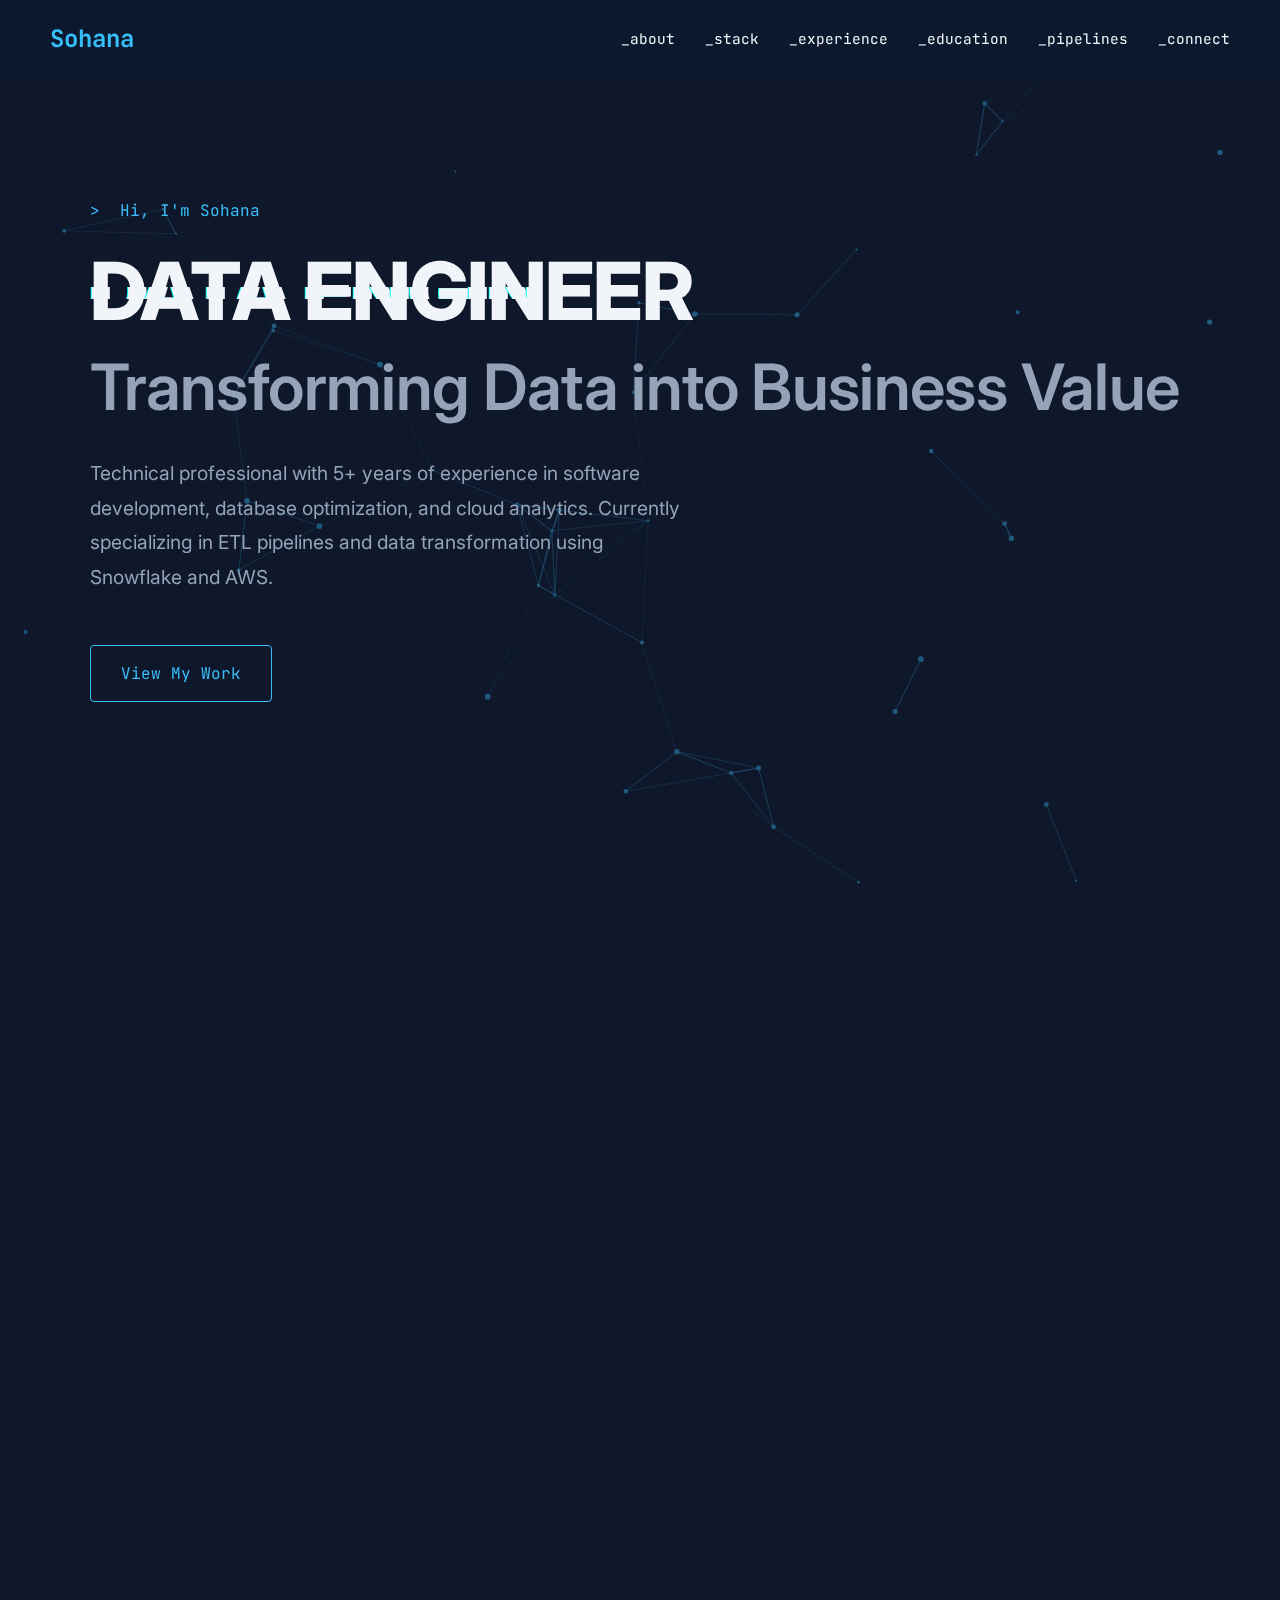
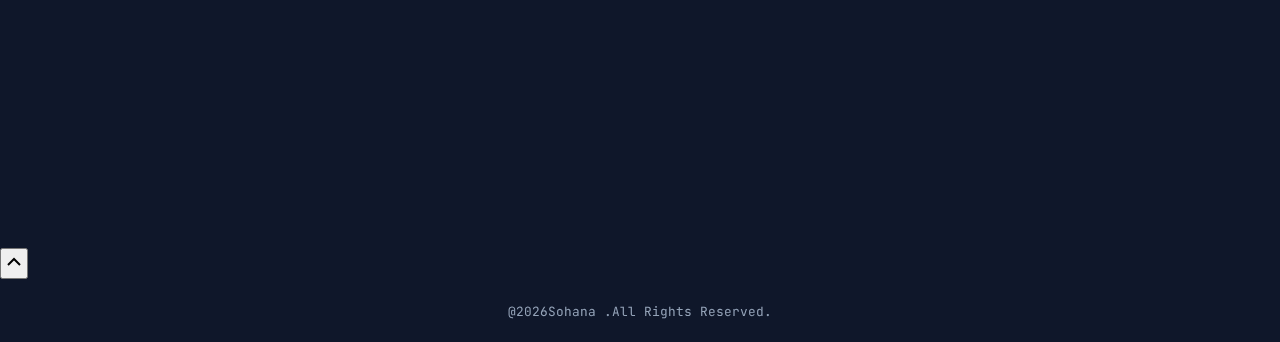
<file: index.html>
<!DOCTYPE html>
<html lang="en">

<head>
    <meta charset="UTF-8">
    <meta name="viewport" content="width=device-width, initial-scale=1.0">
    <title>Sohana | Data Engineer</title>
    <meta name="description"
        content="Portfolio of a Senior Data Engineer specializing in Big Data, ETL, and Cloud Architectures.">
    <link rel="stylesheet" href="styles.css">
    <link rel="preconnect" href="https://fonts.googleapis.com">
    <link rel="preconnect" href="https://fonts.gstatic.com" crossorigin>
    <link
        href="https://fonts.googleapis.com/css2?family=JetBrains+Mono:wght@400;700&family=Inter:wght@400;600;800&display=swap"
        rel="stylesheet">
</head>

<body>
    <div class="overlay"></div>
    <canvas id="bg-canvas"></canvas>

    <header>
        <nav>
            <div class="logo">Sohana</div>
            <div class="hamburger">
                <span></span>
                <span></span>
                <span></span>
            </div>
            <div class="menu-overlay"></div>
            <ul class="nav-links">
                <li><a href="#about">_about</a></li>
                <li><a href="#skills">_stack</a></li>
                <li><a href="#experience">_experience</a></li>
                <li><a href="#education">_education</a></li>
                <li><a href="#projects">_pipelines</a></li>
                <li><a href="#contact">_connect</a></li>
            </ul>
        </nav>
    </header>

    <main>
        <section id="hero">
            <div class="hero-content">
                <p class="terminal-text"><span class="prompt">></span> Hi, I'm Sohana</p>
                <h1 class="glitch" data-text="DATA ENGINEER">DATA ENGINEER</h1>
                <h2>Transforming Data into Business Value</h2>
                <p class="subtitle">Technical professional with 5+ years of experience in software development, database
                    optimization, and cloud analytics. Currently specializing in ETL pipelines and data transformation
                    using Snowflake and AWS.</p>
                <a href="#projects" class="cta-btn">View My Work</a>
            </div>
        </section>

        <section id="about">
            <div class="section-header">
                <h3>01. // TRANSITION_STORY</h3>
                <div class="line"></div>
            </div>
            <div class="content-grid">
                <div class="text-block">
                    <p>I am a <strong>versatile team player and independent contributor</strong> with a strong
                        background as a Technical Business Analyst & Developer. I possess acute attention to detail,
                        critical reasoning skills, and a knack for problem-solving.</p>
                    <p>With over <strong>5 years of experience</strong>, I have transitioned from building scalable web
                        applications and optimizing databases to specializing in <strong>Data Engineering</strong>. My
                        expertise spans <strong>Snowflake, AWS, SQL optimization, and automated testing
                            frameworks</strong>.</p>
                    <p>Currently working as a <strong>Data Contractor at Alloy.ai</strong> and a
                        <strong>Programmer/Analyst at Okanagan College</strong>.
                    </p>
                </div>
                <div class="stats-block">
                    <div class="stat">
                        <span class="number">5+</span>
                        <span class="label">Years Exp</span>
                    </div>
                    <div class="stat">
                        <span class="number">SQL</span>
                        <span class="label">Expert</span>
                    </div>
                    <div class="stat">
                        <span class="number">Cloud</span>
                        <span class="label">Snowflake/AWS</span>
                    </div>
                </div>
            </div>
        </section>

        <section id="skills">
            <div class="section-header">
                <h3>02. // TECH_STACK</h3>
                <div class="line"></div>
            </div>
            <div class="terminal-window">
                <div class="terminal-header">
                    <div class="buttons">
                        <span class="close"></span>
                        <span class="minimize"></span>
                        <span class="maximize"></span>
                    </div>
                    <div class="title">root@sohana:~/skills</div>
                </div>
                <div class="terminal-body">
                    <div class="command-line">
                        <span class="prompt">root@sohana:~/skills$</span> cat languages.json
                    </div>
                    <div class="output json-output type-effect" data-text='[
  "Python",
  "SQL",
  "Java",
  "JavaScript",
  "C++",
  "PHP"
]'>
                    </div>

                    <div class="command-line">
                        <span class="prompt">root@sohana:~/skills$</span> cat frameworks.yaml
                    </div>
                    <div class="output yaml-output type-effect" data-text='frontend:
  - React.js
  - Next.js
  - Vue.js
  - TailwindCSS

backend:
  - Node.js
  - Laravel
  - .NET
  - Drupal

testing:
  - Selenium
  - Cypress
  - Playwright
  - JUnit'>
                    </div>

                    <div class="command-line">
                        <span class="prompt">root@sohana:~/skills$</span> ./check_infrastructure.sh
                    </div>
                    <div class="output script-output type-effect" data-text="[OK] Snowflake Cloud Data Platform
[OK] AWS Cloud Computing
[OK] Docker & Containerization
[OK] Git Version Control
[OK] CI/CD Pipelines">
                    </div>
                </div>
            </div>
        </section>

        <section id="experience">
            <div class="section-header">
                <h3>03. // EXPERIENCE_LOG</h3>
                <div class="line"></div>
            </div>
            <div class="timeline">
                <div class="timeline-item">
                    <div class="timeline-date">Nov 2024 - Present</div>
                    <div class="timeline-content">
                        <h4>Data Contractor <span class="job-type contract">Part-time Contract</span></h4>
                        <div class="company">Alloy.ai</div>
                        <p>Utilizing Snowflake Cloud Data Platform to extract, transform, and prepare Walmart
                            data
                            for
                            reporting. Writing complex SQL queries and adapting to technologies like SAP
                            Analytics
                            Cloud.</p>
                    </div>
                </div>
                <div class="timeline-item">
                    <div class="timeline-date">July 2024 - Oct 2024</div>
                    <div class="timeline-content">
                        <h4>Programmer/Analyst <span class="job-type contract">Full-time Contract</span></h4>
                        <div class="company">Okanagan College</div>
                        <p>Creating websites tailored to client requirements using HTML5, PHP, CSS3, SASS,
                            MySQL,
                            and Drupal. Conducting thorough testing and QA. Mentoring developers and
                            collaborating
                            with clients to resolve issues and delivering timely solutions.</p>
                    </div>
                </div>
                <div class="timeline-item">
                    <div class="timeline-date">Oct 2023 - July 2023</div>
                    <div class="timeline-content">
                        <h4>Analyst/Developer <span class="job-type full-time">Full-time</span></h4>
                        <div class="company">Loop Rideshare</div>
                        <p>Partnered with stakeholders to document needs and analyze data for business insights.
                            Managed
                            end-to-end development projects using Agile workflows and delivered high-quality,
                            scalable
                            code.</p>
                    </div>
                </div>
                <div class="timeline-item">
                    <div class="timeline-date">Jan 2023 - Sept 2023</div>
                    <div class="timeline-content">
                        <h4>Front-end Developer <span class="job-type full-time">Full-time</span></h4>
                        <div class="company">Acro Media</div>
                        <p>Designed and implemented web templates using React, Next.js, and Drupal. Optimized
                            assets
                            and
                            wrote integration tests with Cypress. Contributed to responsive and accessible
                            design
                            solutions.</p>
                    </div>
                </div>
                <div class="timeline-item">
                    <div class="timeline-date">April 2021 - Jan 2023</div>
                    <div class="timeline-content">
                        <h4>Developer <span class="job-type full-time">Full-time</span></h4>
                        <div class="company">Northern Commerce</div>
                        <p>Built functional elements using React.js, Twig, and Drupal. Conducted QA and utilized
                            GitFlow
                            for code integration. Managed Google Tag Manager implementations.</p>
                    </div>
                </div>
                <div class="timeline-item">
                    <div class="timeline-date">Sept 2020 - Feb 2021</div>
                    <div class="timeline-content">
                        <h4>PHP Developer <span class="job-type contract">Part-time</span></h4>
                        <div class="company">iDigiCare</div>
                        <p>Developed customized web applications using CodeIgniter and PHP. Collaborated with
                            cross-functional teams and implemented security best practices.</p>
                    </div>
                </div>
            </div>
        </section>

        <section id="education">
            <div class="section-header">
                <h3>04. // EDUCATION_&_CERTS</h3>
                <div class="line"></div>
            </div>
            <div class="education-grid">
                <div class="edu-card">
                    <h4>Post-Graduation Certificate</h4>
                    <p class="degree">Interactive Media Specialist</p>
                    <p class="school">Fanshawe College, London, ON</p>
                    <p class="date">Sept 2019 - April 2020</p>
                </div>
                <div class="edu-card">
                    <h4>Post-Graduation Certificate</h4>
                    <p class="degree">Software and Information System Testing</p>
                    <p class="school">Fanshawe College, London, ON</p>
                    <p class="date">Sept 2018 - April 2019</p>
                </div>
                <div class="edu-card">
                    <h4>Bachelor’s Degree (WES Certified)</h4>
                    <p class="degree">Computer Engineering</p>
                    <p class="school">Gujarat Technological University, India</p>
                    <p class="date">Aug 2014 - May 2018</p>
                </div>
            </div>

            <div class="certifications">
                <h4>Certifications</h4>
                <ul class="cert-list">
                    <li>Connect and Protect: Networks and Network Security (Google/Coursera)</li>
                    <li>Play It Safe: Manage Security Risks (Google/Coursera)</li>
                    <li>Docker Certificate</li>
                    <li>Advanced Javascript Certificate</li>
                    <li>AWS Cloud Computing Certificate</li>
                </ul>
            </div>
        </section>

        <section id="projects">
            <div class="section-header">
                <h3>05. // DATA_ENGINEERING_PROJECTS</h3>
                <div class="line"></div>
            </div>
            <div class="projects-grid">
                <!-- Project 1 -->
                <div class="project-card">
                    <div class="card-header">
                        <span class="folder-icon">📁</span>
                        <div class="links">
                            <a href="https://github.com/sohana30/data-engineering-portfolio/tree/main/projects/snowflake-etl-pipeline"
                                target="_blank">View Code</a>
                            <a href="projects/snowflake-etl-pipeline/index.html" target="_blank">Details</a>
                        </div>
                    </div>
                    <h4>Snowflake ETL Pipeline (Production)</h4>
                    <p>Production ETL system processing retail data using Snowflake Cloud Platform. Wrote
                        complex
                        SQL
                        queries for data transformation, validation, and multi-department reporting with 99.9%
                        accuracy.
                    </p>
                    <ul class="tags">
                        <li>Snowflake</li>
                        <li>Python</li>
                        <li>SQL</li>
                        <li>ETL</li>
                    </ul>
                </div>

                <!-- Project 2 -->
                <div class="project-card">
                    <div class="card-header">
                        <span class="folder-icon">📁</span>
                        <div class="links">
                            <a href="https://github.com/sohana30/data-engineering-portfolio/tree/main/projects/testing-framework"
                                target="_blank">View Code</a>
                            <a href="projects/testing-framework/index.html" target="_blank">Details</a>
                        </div>
                    </div>
                    <h4>Automated Testing Framework for Data Pipelines</h4>
                    <p>Built comprehensive test automation suite using Selenium, Cypress, and Playwright.
                        Ensures
                        data
                        integrity across web applications and APIs with 95% code coverage.</p>
                    <ul class="tags">
                        <li>Python</li>
                        <li>Selenium</li>
                        <li>Cypress</li>
                        <li>CI/CD</li>
                    </ul>
                </div>

                <!-- Project 3 -->
                <div class="project-card">
                    <div class="card-header">
                        <span class="folder-icon">📁</span>
                        <div class="links">
                            <a href="https://github.com/sohana30/data-engineering-portfolio/tree/main/projects/analytics-dashboard"
                                target="_blank">View Code</a>
                            <a href="projects/analytics-dashboard/index.html" target="_blank">Details</a>
                        </div>
                    </div>
                    <h4>Real-Time Analytics Dashboard</h4>
                    <p>Full-stack analytics platform using React.js, Node.js, and MongoDB. Visualizes business
                        metrics
                        in real-time with optimized database queries reducing load time by 60%.</p>
                    <ul class="tags">
                        <li>React.js</li>
                        <li>Node.js</li>
                        <li>MongoDB</li>
                        <li>REST API</li>
                    </ul>
                </div>

                <!-- Project 4 -->
                <div class="project-card">
                    <div class="card-header">
                        <span class="folder-icon">📁</span>
                        <div class="links">
                            <a href="https://github.com/sohana30/data-engineering-portfolio/tree/main/projects/cloud-migration"
                                target="_blank">View Code</a>
                            <a href="projects/cloud-migration/index.html" target="_blank">Details</a>
                        </div>
                    </div>
                    <h4>Cloud Migration & Data Warehouse Optimization</h4>
                    <p>Migrated legacy MySQL databases to AWS cloud infrastructure. Implemented Docker
                        containerization
                        and optimized queries, reducing operational costs by 35%.</p>
                    <ul class="tags">
                        <li>AWS</li>
                        <li>Docker</li>
                        <li>MySQL</li>
                        <li>Performance Tuning</li>
                    </ul>
                </div>
            </div>
        </section>

        <section id="contact">
            <div class="section-header">
                <h3>06. // ESTABLISH_UPLINK</h3>
                <div class="line"></div>
            </div>
            <div class="contact-content">
                <p>Currently open for new opportunities. Whether you have a question or just want to discuss
                    architectures, my inbox is open.</p>

                <!-- Contact Form -->
                <form id="contact-form" class="contact-form" action="https://formspree.io/f/xgvqedgl" method="POST">
                    <!-- This element will receive success / error messages -->
                    <div class="form-status"></div>

                    <div class="form-row">
                        <div class="form-group">
                            <label for="name">Name</label>
                            <input type="text" id="name" name="name" required placeholder="Your Name">
                        </div>

                        <div class="form-group">
                            <label for="email">Email</label>
                            <input type="email" id="email" name="email" required placeholder="your.email@example.com">
                        </div>
                    </div>

                    <div class="form-group">
                        <label for="subject">Subject</label>
                        <input type="text" id="subject" name="subject" required placeholder="What's this about?">
                    </div>

                    <div class="form-group">
                        <label for="message">Message</label>
                        <textarea id="message" name="message" rows="6" required
                            placeholder="Your message here..."></textarea>
                    </div>

                    <button type="submit" class="cta-btn submit-btn">
                        <span class="btn-text">Send Message</span>
                        <span class="btn-loading" style="display: none;">Sending...</span>
                    </button>
                </form>
                <div class="contact-links">
                    <a href="mailto:sohanaakadiwala@gmail.com" class="cta-btn secondary">Direct Email</a>
                    <a href="https://github.com/sohana30" target="_blank" class="cta-btn secondary">GitHub Profile</a>
                </div>
            </div>
        </section>
    </main>

    <!-- Scroll to Top Button -->
    <button id="scroll-top" class="scroll-top-btn" aria-label="Scroll to top">
        <svg width="24" height="24" viewBox="0 0 24 24" fill="none" stroke="currentColor" stroke-width="2">
            <polyline points="18 15 12 9 6 15"></polyline>
        </svg>
    </button>

    <footer>
        <p>@<span id="current-year"></span>Sohana .All Rights Reserved.</p>
    </footer>
    <script src="script.js"></script>
</body>

</html>
</file>
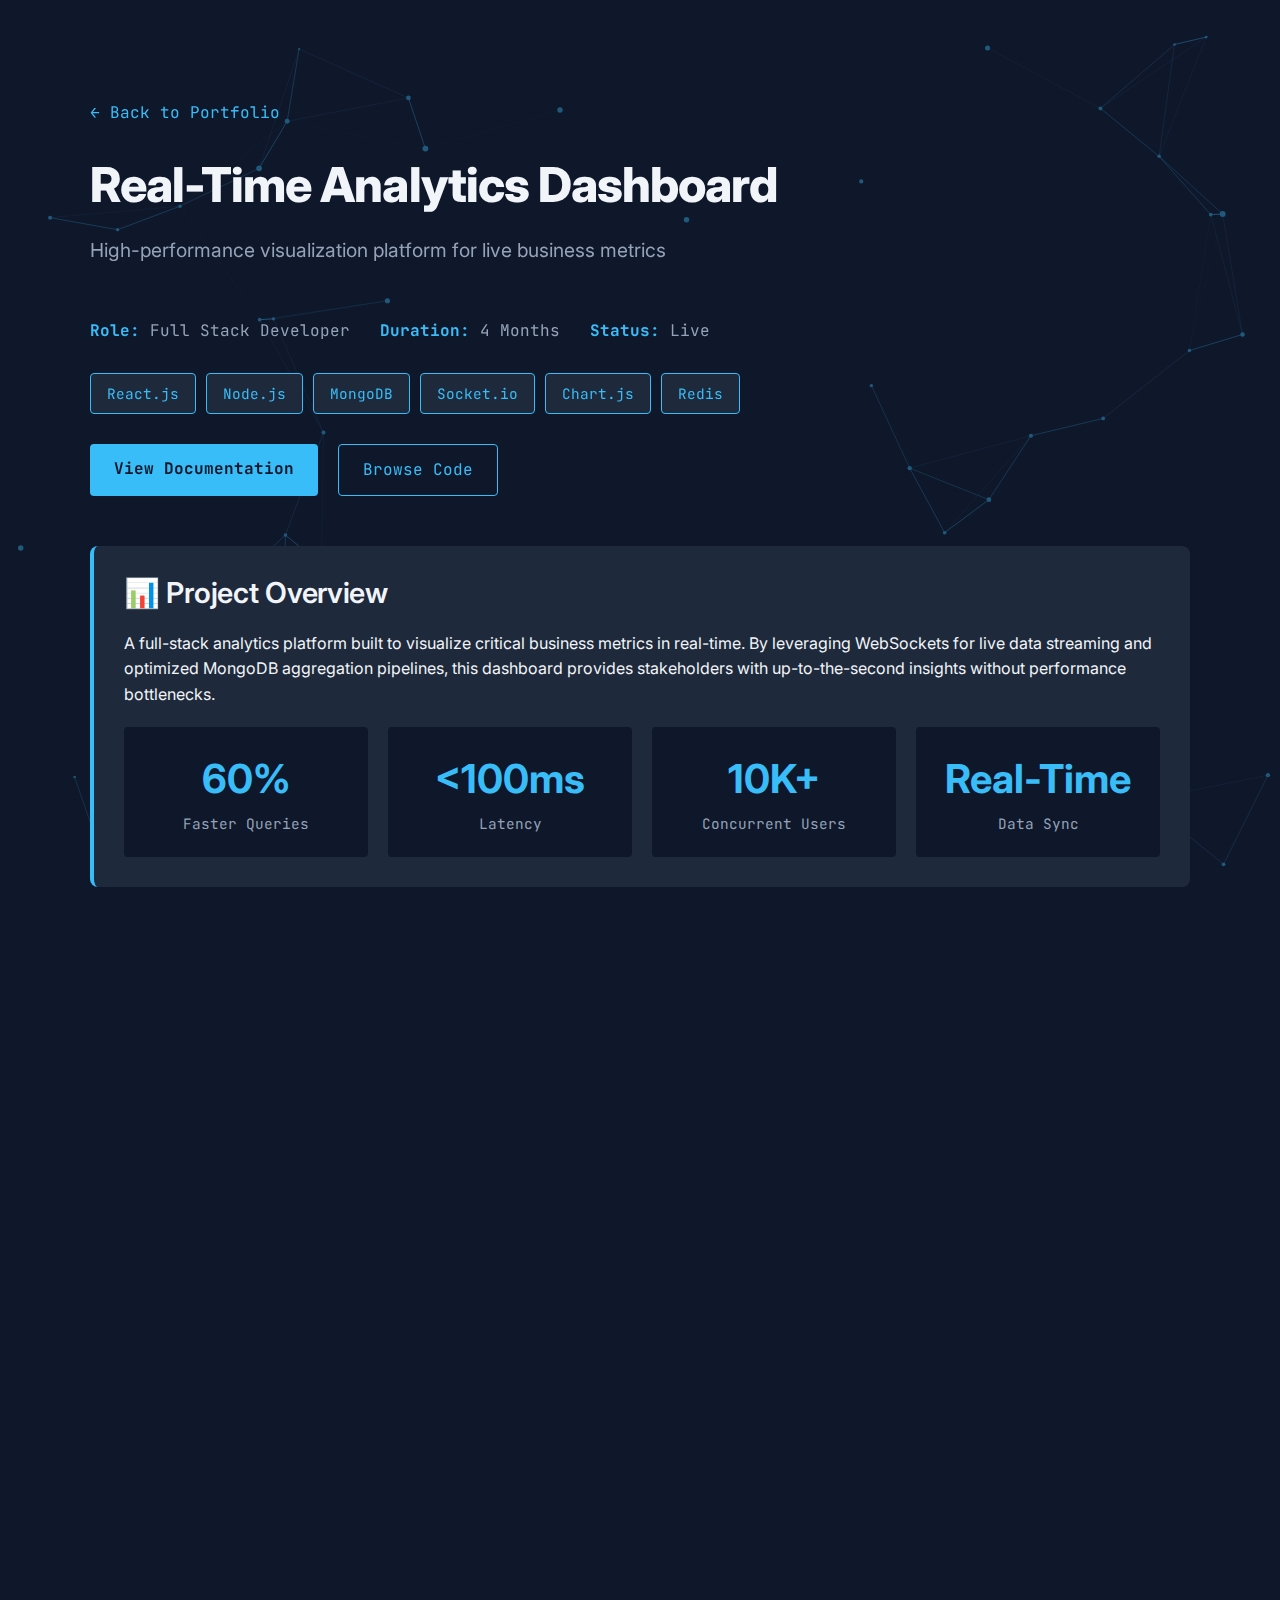
<file: projects/analytics-dashboard/index.html>
<!DOCTYPE html>
<html lang="en">

<head>
    <meta charset="UTF-8">
    <meta name="viewport" content="width=device-width, initial-scale=1.0">
    <title>Real-Time Analytics Dashboard - Project Showcase</title>
    <meta name="description"
        content="Full-stack analytics platform using React.js, Node.js, and MongoDB with real-time visualization.">
    <link rel="stylesheet" href="../../styles.css">
    <link rel="preconnect" href="https://fonts.googleapis.com">
    <link rel="preconnect" href="https://fonts.gstatic.com" crossorigin>
    <link
        href="https://fonts.googleapis.com/css2?family=JetBrains+Mono:wght@400;700&family=Inter:wght@400;600;800&display=swap"
        rel="stylesheet">
</head>

<body>
    <canvas id="bg-canvas"></canvas>

    <div class="project-showcase">
        <a href="../../index.html" class="back-link">← Back to Portfolio</a>

        <div class="project-header">
            <h1>Real-Time Analytics Dashboard</h1>
            <p class="subtitle">High-performance visualization platform for live business metrics</p>

            <div class="project-meta">
                <div class="meta-item">
                    <strong>Role:</strong> Full Stack Developer
                </div>
                <div class="meta-item">
                    <strong>Duration:</strong> 4 Months
                </div>
                <div class="meta-item">
                    <strong>Status:</strong> Live
                </div>
            </div>

            <div class="tech-stack">
                <span class="tech-badge">React.js</span>
                <span class="tech-badge">Node.js</span>
                <span class="tech-badge">MongoDB</span>
                <span class="tech-badge">Socket.io</span>
                <span class="tech-badge">Chart.js</span>
                <span class="tech-badge">Redis</span>
            </div>

            <div class="cta-buttons">
                <a href="README.md" class="btn-primary" target="_blank">View Documentation</a>
                <a href="https://github.com/sohana30/data-engineering-portfolio/tree/main/projects/analytics-dashboard"
                    class="btn-secondary" target="_blank">Browse Code</a>
            </div>
        </div>

        <div class="project-content">
            <div class="content-section">
                <h2>📊 Project Overview</h2>
                <p>A full-stack analytics platform built to visualize critical business metrics in real-time. By
                    leveraging WebSockets for live data streaming and optimized MongoDB aggregation pipelines, this
                    dashboard provides stakeholders with up-to-the-second insights without performance bottlenecks.</p>

                <div class="metrics-grid">
                    <div class="metric-card">
                        <span class="metric-value">60%</span>
                        <span class="metric-label">Faster Queries</span>
                    </div>
                    <div class="metric-card">
                        <span class="metric-value">&lt;100ms</span>
                        <span class="metric-label">Latency</span>
                    </div>
                    <div class="metric-card">
                        <span class="metric-value">10K+</span>
                        <span class="metric-label">Concurrent Users</span>
                    </div>
                    <div class="metric-card">
                        <span class="metric-value">Real-Time</span>
                        <span class="metric-label">Data Sync</span>
                    </div>
                </div>
            </div>

            <div class="content-section">
                <h2>🎯 Key Features</h2>
                <ul>
                    <li><strong>Live Data Streaming:</strong> Socket.io integration pushes updates to the client
                        instantly</li>
                    <li><strong>Interactive Visualizations:</strong> Dynamic charts (Line, Bar, Heatmap) built with
                        Chart.js</li>
                    <li><strong>Query Optimization:</strong> Advanced MongoDB aggregation pipelines reduce data
                        processing time</li>
                    <li><strong>Caching Layer:</strong> Redis implementation for frequently accessed metrics</li>
                    <li><strong>Responsive Design:</strong> Mobile-first layout ensuring accessibility on all devices
                    </li>
                </ul>
            </div>

            <div class="content-section">
                <h2>🏗️ Architecture</h2>
                <h3>Data Flow</h3>
                <ul>
                    <li><strong>Ingest:</strong> API receives transaction events</li>
                    <li><strong>Process:</strong> Node.js backend aggregates data</li>
                    <li><strong>Store:</strong> MongoDB stores historical records</li>
                    <li><strong>Stream:</strong> Socket.io broadcasts updates to connected clients</li>
                </ul>

                <h3>Code Example - Optimized Aggregation</h3>
                <div class="code-preview">
                    <pre>
// MongoDB Aggregation Pipeline
const revenueTrend = await Metric.aggregate([
  {
    $match: { 
      timestamp: { $gte: new Date(Date.now() - 24*60*60*1000) } 
    }
  },
  {
    $group: {
      _id: { $hour: "$timestamp" },
      revenue: { $sum: "$amount" },
      transactions: { $sum: 1 }
    }
  },
  { $sort: { "_id": 1 } }
]);</pre>
                </div>
            </div>
        </div>
    </div>

    <script src="../../script.js"></script>
</body>

</html>
</file>
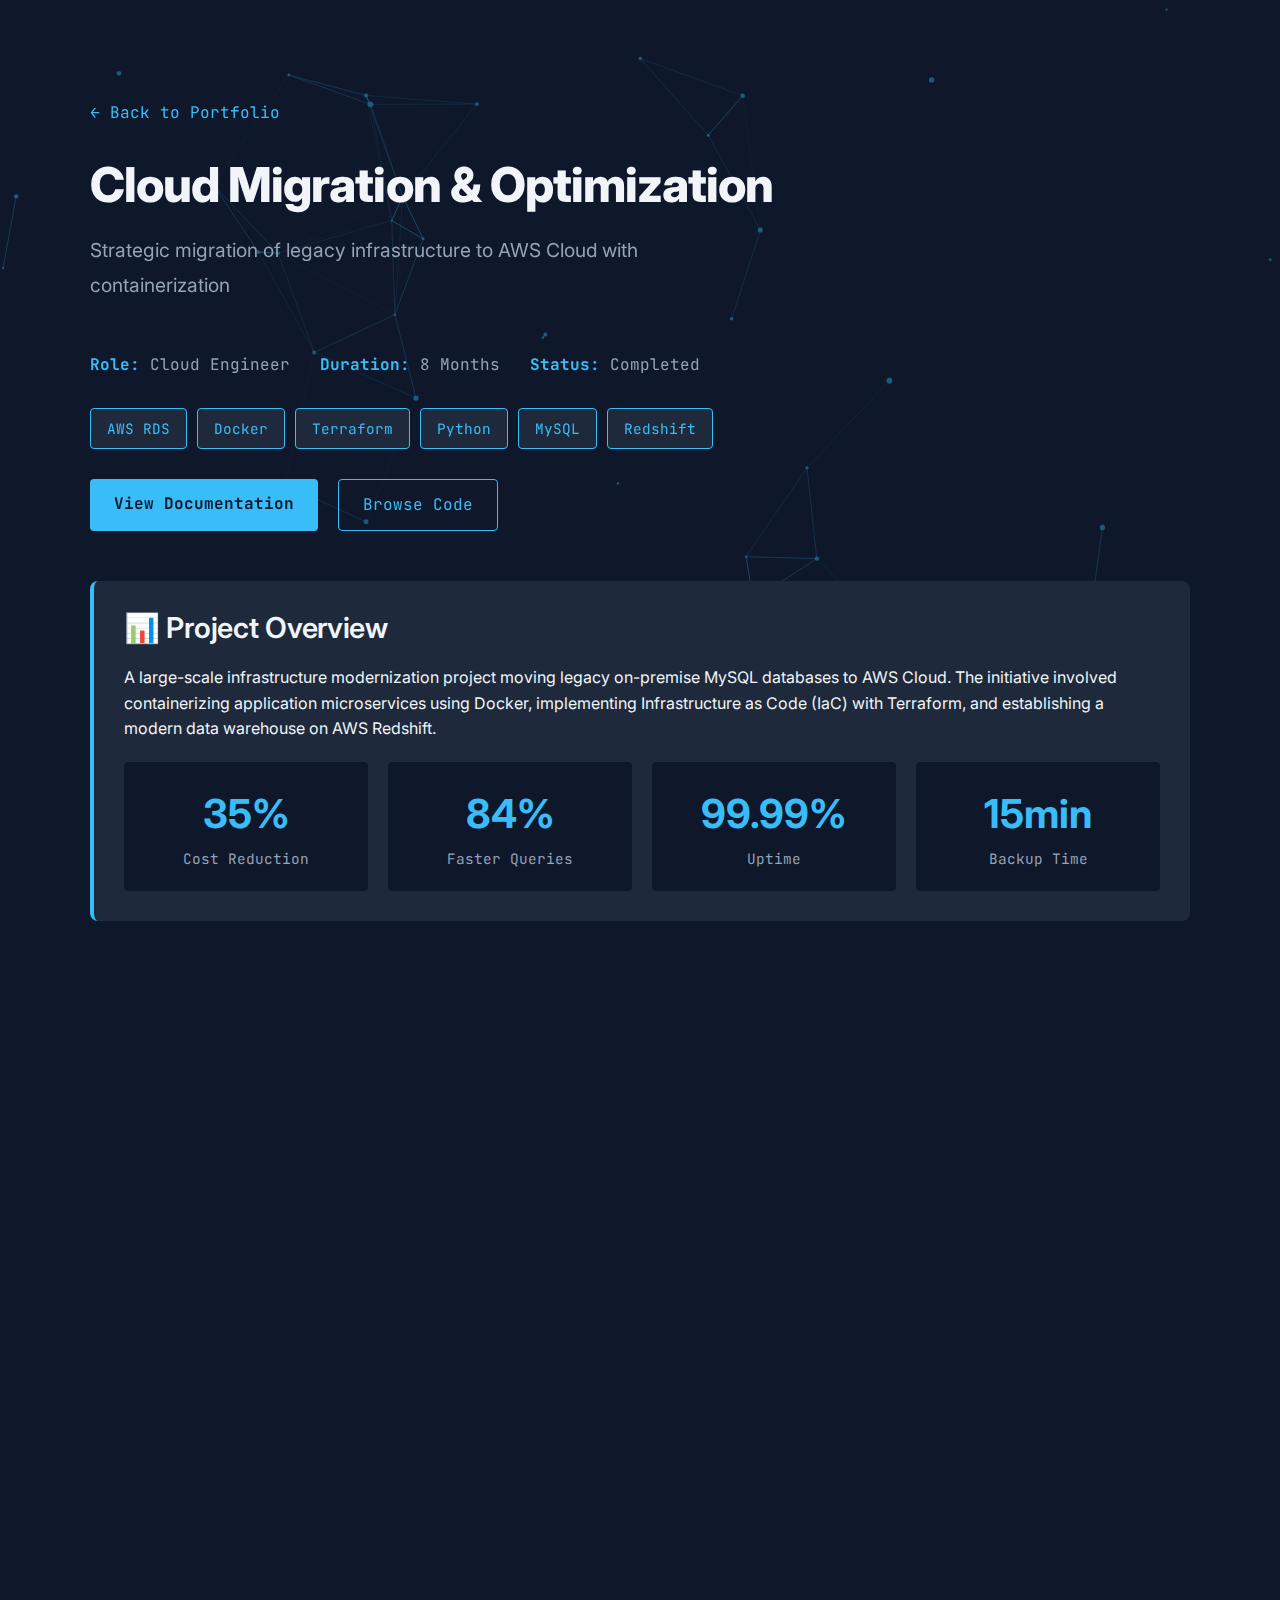
<file: projects/cloud-migration/index.html>
<!DOCTYPE html>
<html lang="en">

<head>
    <meta charset="UTF-8">
    <meta name="viewport" content="width=device-width, initial-scale=1.0">
    <title>Cloud Migration & Optimization - Project Showcase</title>
    <meta name="description"
        content="Migration of legacy databases to AWS cloud infrastructure with Docker containerization and cost optimization.">
    <link rel="stylesheet" href="../../styles.css?v=1">
    <link rel="preconnect" href="https://fonts.googleapis.com">
    <link rel="preconnect" href="https://fonts.gstatic.com" crossorigin>
    <link
        href="https://fonts.googleapis.com/css2?family=JetBrains+Mono:wght@400;700&family=Inter:wght@400;600;800&display=swap"
        rel="stylesheet">
</head>

<body>
    <canvas id="bg-canvas"></canvas>

    <div class="project-showcase">
        <a href="../../index.html" class="back-link">← Back to Portfolio</a>

        <div class="project-header">
            <h1>Cloud Migration & Optimization</h1>
            <p class="subtitle">Strategic migration of legacy infrastructure to AWS Cloud with containerization</p>

            <div class="project-meta">
                <div class="meta-item">
                    <strong>Role:</strong> Cloud Engineer
                </div>
                <div class="meta-item">
                    <strong>Duration:</strong> 8 Months
                </div>
                <div class="meta-item">
                    <strong>Status:</strong> Completed
                </div>
            </div>

            <div class="tech-stack">
                <span class="tech-badge">AWS RDS</span>
                <span class="tech-badge">Docker</span>
                <span class="tech-badge">Terraform</span>
                <span class="tech-badge">Python</span>
                <span class="tech-badge">MySQL</span>
                <span class="tech-badge">Redshift</span>
            </div>

            <div class="cta-buttons">
                <a href="README.md" class="btn-primary" target="_blank">View Documentation</a>
                <a href="https://github.com/sohana30/data-engineering-portfolio/tree/main/projects/cloud-migration"
                    class="btn-secondary" target="_blank">Browse Code</a>
            </div>
        </div>

        <div class="project-content">
            <div class="content-section">
                <h2>📊 Project Overview</h2>
                <p>A large-scale infrastructure modernization project moving legacy on-premise MySQL databases to AWS
                    Cloud. The initiative involved containerizing application microservices using Docker, implementing
                    Infrastructure as Code (IaC) with Terraform, and establishing a modern data warehouse on AWS
                    Redshift.</p>

                <div class="metrics-grid">
                    <div class="metric-card">
                        <span class="metric-value">35%</span>
                        <span class="metric-label">Cost Reduction</span>
                    </div>
                    <div class="metric-card">
                        <span class="metric-value">84%</span>
                        <span class="metric-label">Faster Queries</span>
                    </div>
                    <div class="metric-card">
                        <span class="metric-value">99.99%</span>
                        <span class="metric-label">Uptime</span>
                    </div>
                    <div class="metric-card">
                        <span class="metric-value">15min</span>
                        <span class="metric-label">Backup Time</span>
                    </div>
                </div>
            </div>

            <div class="content-section">
                <h2>🎯 Key Features</h2>
                <ul>
                    <li><strong>Zero-Downtime Migration:</strong> Utilized AWS DMS (Database Migration Service) for
                        seamless transition</li>
                    <li><strong>Containerization:</strong> Dockerized 5+ microservices for consistent deployment across
                        environments</li>
                    <li><strong>Infrastructure as Code:</strong> Fully automated resource provisioning using Terraform
                    </li>
                    <li><strong>Data Warehousing:</strong> ETL pipelines moving data from RDS to Redshift for analytics
                    </li>
                    <li><strong>Security Hardening:</strong> Implemented VPCs, security groups, and IAM roles following
                        least privilege</li>
                </ul>
            </div>

            <div class="content-section">
                <h2>🏗️ Architecture</h2>
                <h3>Migration Steps</h3>
                <ul>
                    <li><strong>Assess:</strong> Analyzed 500GB+ legacy data and dependencies</li>
                    <li><strong>Containerize:</strong> Created optimized Docker images for services</li>
                    <li><strong>Provision:</strong> Deployed AWS infrastructure via Terraform</li>
                    <li><strong>Migrate:</strong> Executed data transfer with CDC replication</li>
                </ul>

                <h3>Code Example - Docker Optimization</h3>
                <div class="code-preview">
                    <pre>
# Multi-stage build for reduced image size
FROM python:3.9-slim as builder
WORKDIR /app
COPY requirements.txt .
RUN pip install --user -r requirements.txt

FROM python:3.9-slim
WORKDIR /app
# Copy only necessary artifacts
COPY --from=builder /root/.local /root/.local
COPY . .
ENV PATH=/root/.local/bin:$PATH
CMD ["python", "app.py"]</pre>
                </div>
            </div>
        </div>
    </div>

    <script src="../../script.js"></script>
</body>

</html>
</file>
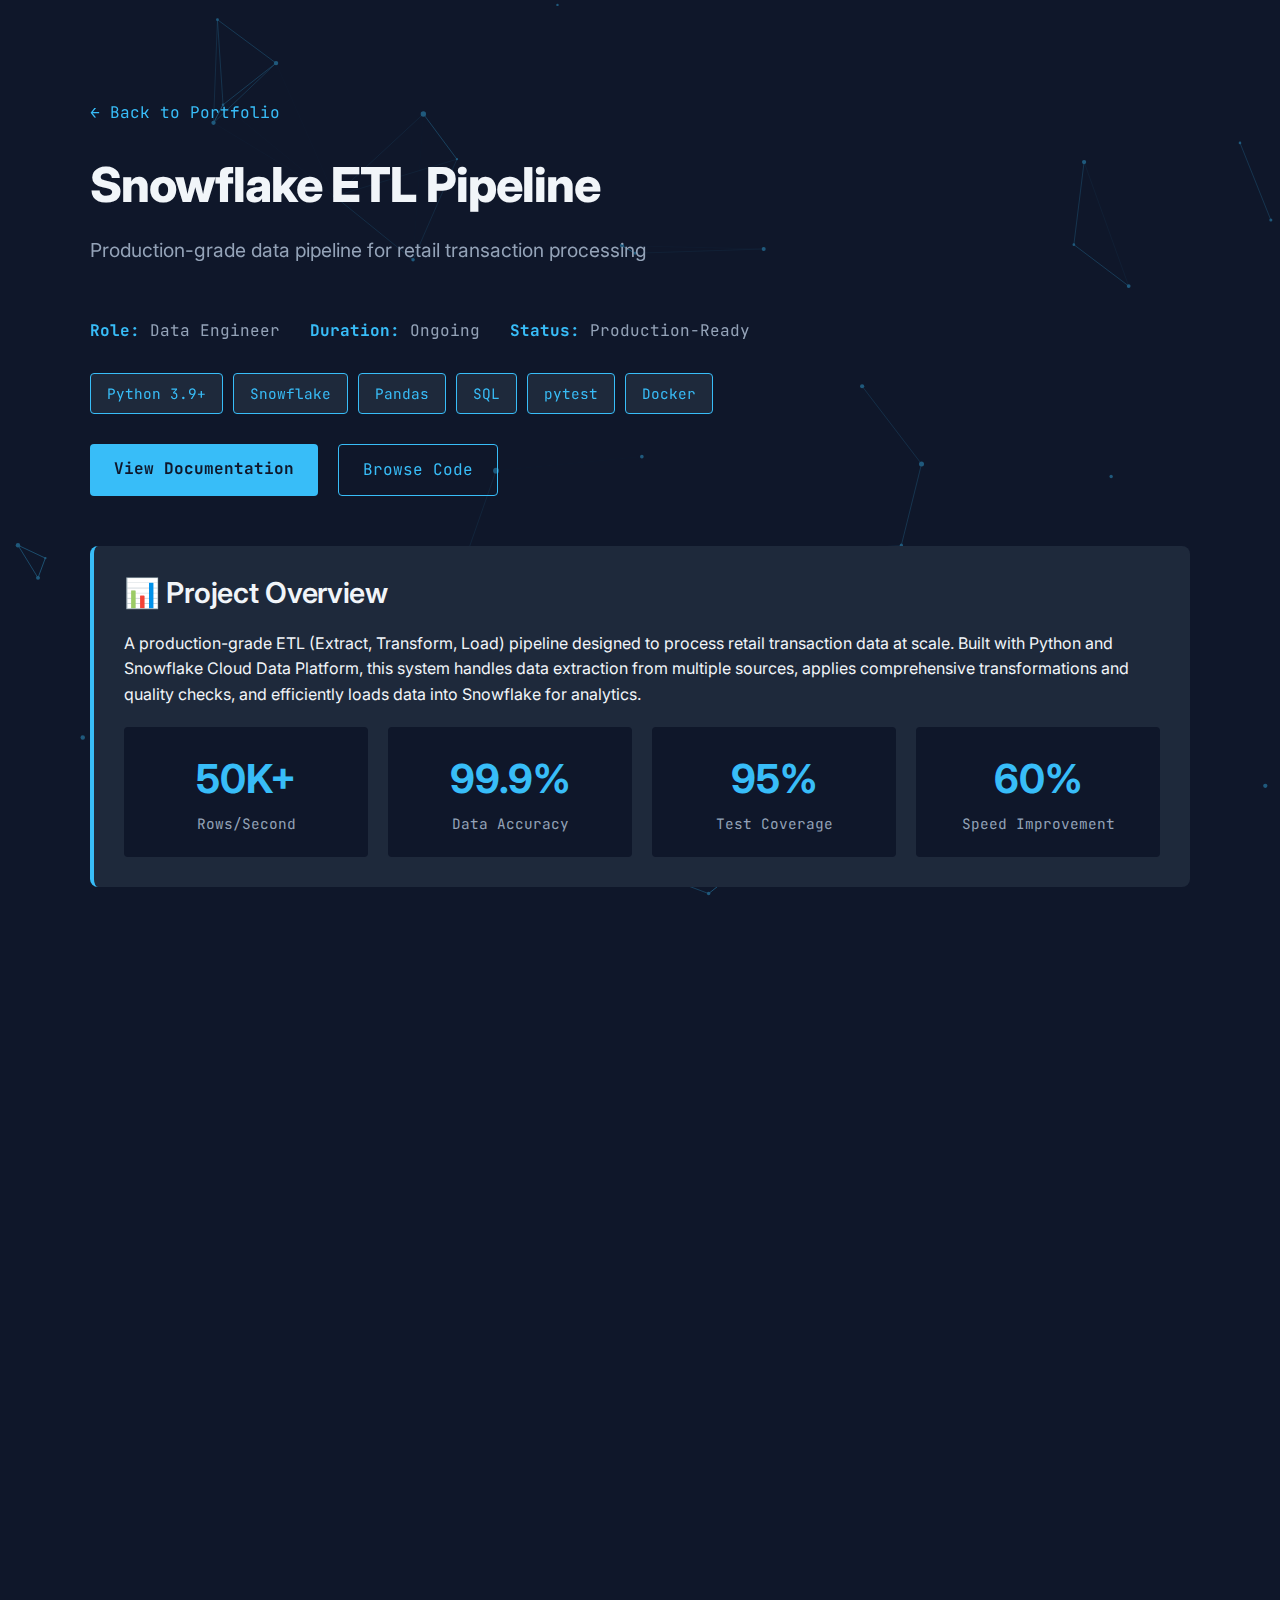
<file: projects/snowflake-etl-pipeline/index.html>
<!DOCTYPE html>
<html lang="en">

<head>
    <meta charset="UTF-8">
    <meta name="viewport" content="width=device-width, initial-scale=1.0">
    <title>Snowflake ETL Pipeline - Project Showcase</title>
    <meta name="description"
        content="Production-grade ETL pipeline built with Python and Snowflake for retail data processing">
    <link rel="stylesheet" href="../../styles.css">
    <link rel="preconnect" href="https://fonts.googleapis.com">
    <link rel="preconnect" href="https://fonts.gstatic.com" crossorigin>
    <link
        href="https://fonts.googleapis.com/css2?family=JetBrains+Mono:wght@400;700&family=Inter:wght@400;600;800&display=swap"
        rel="stylesheet">
    <style>
        .project-showcase {
            max-width: 1200px;
            margin: 100px auto;
            padding: 0 50px;
        }

        .back-link {
            color: var(--accent);
            text-decoration: none;
            font-family: var(--font-mono);
            margin-bottom: 30px;
            display: inline-block;
        }

        .back-link:hover {
            text-decoration: underline;
        }

        .project-header {
            margin-bottom: 50px;
        }

        .project-header h1 {
            font-size: 3rem;
            margin-bottom: 20px;
        }

        .project-meta {
            display: flex;
            gap: 30px;
            margin-bottom: 30px;
            flex-wrap: wrap;
        }

        .meta-item {
            display: flex;
            align-items: center;
            gap: 10px;
            font-family: var(--font-mono);
            color: var(--text-secondary);
        }

        .meta-item strong {
            color: var(--accent);
        }

        .tech-stack {
            display: flex;
            gap: 10px;
            flex-wrap: wrap;
            margin-top: 20px;
        }

        .tech-badge {
            background: var(--bg-color-light);
            color: var(--accent);
            padding: 8px 16px;
            border-radius: 4px;
            font-family: var(--font-mono);
            font-size: 0.9rem;
            border: 1px solid var(--accent);
        }

        .project-content {
            display: grid;
            gap: 40px;
        }

        .content-section {
            background: var(--bg-color-light);
            padding: 30px;
            border-radius: 8px;
            border-left: 4px solid var(--accent);
        }

        .content-section h2 {
            color: var(--text-primary);
            margin-bottom: 20px;
            font-size: 1.8rem;
        }

        .content-section h3 {
            color: var(--accent);
            margin-top: 20px;
            margin-bottom: 10px;
            font-size: 1.3rem;
        }

        .content-section ul {
            list-style: none;
            padding-left: 0;
        }

        .content-section li {
            color: var(--text-secondary);
            margin-bottom: 10px;
            padding-left: 25px;
            position: relative;
        }

        .content-section li:before {
            content: "▹";
            color: var(--accent);
            position: absolute;
            left: 0;
        }

        .code-preview {
            background: #1e1e1e;
            padding: 20px;
            border-radius: 4px;
            overflow-x: auto;
            margin-top: 20px;
        }

        .code-preview pre {
            margin: 0;
            color: #d4d4d4;
            font-family: var(--font-mono);
            font-size: 0.9rem;
        }

        .metrics-grid {
            display: grid;
            grid-template-columns: repeat(auto-fit, minmax(200px, 1fr));
            gap: 20px;
            margin-top: 20px;
        }

        .metric-card {
            background: var(--bg-color);
            padding: 20px;
            border-radius: 4px;
            text-align: center;
        }

        .metric-value {
            font-size: 2.5rem;
            color: var(--accent);
            font-weight: bold;
            display: block;
        }

        .metric-label {
            color: var(--text-secondary);
            font-family: var(--font-mono);
            font-size: 0.9rem;
            margin-top: 10px;
        }

        .cta-buttons {
            display: flex;
            gap: 20px;
            margin-top: 30px;
            flex-wrap: wrap;
        }

        .btn-primary {
            background: var(--accent);
            color: var(--bg-color);
            padding: 12px 24px;
            border-radius: 4px;
            text-decoration: none;
            font-family: var(--font-mono);
            font-weight: bold;
            transition: var(--transition);
        }

        .btn-primary:hover {
            transform: translateY(-2px);
            box-shadow: 0 5px 15px rgba(100, 255, 218, 0.3);
        }

        .btn-secondary {
            border: 1px solid var(--accent);
            color: var(--accent);
            padding: 12px 24px;
            border-radius: 4px;
            text-decoration: none;
            font-family: var(--font-mono);
            transition: var(--transition);
        }

        .btn-secondary:hover {
            background: var(--accent-glow);
        }
    </style>
</head>

<body>
    <canvas id="bg-canvas"></canvas>

    <div class="project-showcase">
        <a href="../../index.html" class="back-link">← Back to Portfolio</a>

        <div class="project-header">
            <h1>Snowflake ETL Pipeline</h1>
            <p class="subtitle">Production-grade data pipeline for retail transaction processing</p>

            <div class="project-meta">
                <div class="meta-item">
                    <strong>Role:</strong> Data Engineer
                </div>
                <div class="meta-item">
                    <strong>Duration:</strong> Ongoing
                </div>
                <div class="meta-item">
                    <strong>Status:</strong> Production-Ready
                </div>
            </div>

            <div class="tech-stack">
                <span class="tech-badge">Python 3.9+</span>
                <span class="tech-badge">Snowflake</span>
                <span class="tech-badge">Pandas</span>
                <span class="tech-badge">SQL</span>
                <span class="tech-badge">pytest</span>
                <span class="tech-badge">Docker</span>
            </div>

            <div class="cta-buttons">
                <a href="README.md" class="btn-primary" target="_blank">View Documentation</a>
                <a href="src/" class="btn-secondary" target="_blank">Browse Code</a>
            </div>
        </div>

        <div class="project-content">
            <div class="content-section">
                <h2>📊 Project Overview</h2>
                <p>A production-grade ETL (Extract, Transform, Load) pipeline designed to process retail transaction
                    data at scale. Built with Python and Snowflake Cloud Data Platform, this system handles data
                    extraction from multiple sources, applies comprehensive transformations and quality checks, and
                    efficiently loads data into Snowflake for analytics.</p>

                <div class="metrics-grid">
                    <div class="metric-card">
                        <span class="metric-value">50K+</span>
                        <span class="metric-label">Rows/Second</span>
                    </div>
                    <div class="metric-card">
                        <span class="metric-value">99.9%</span>
                        <span class="metric-label">Data Accuracy</span>
                    </div>
                    <div class="metric-card">
                        <span class="metric-value">95%</span>
                        <span class="metric-label">Test Coverage</span>
                    </div>
                    <div class="metric-card">
                        <span class="metric-value">60%</span>
                        <span class="metric-label">Speed Improvement</span>
                    </div>
                </div>
            </div>

            <div class="content-section">
                <h2>🎯 Key Features</h2>
                <ul>
                    <li><strong>Multi-Source Extraction:</strong> Supports CSV, JSON, and REST API data sources</li>
                    <li><strong>Data Quality Validation:</strong> Automated checks for null values, data types,
                        duplicates, and constraints</li>
                    <li><strong>Scalable Architecture:</strong> Optimized for bulk loading using Snowflake's
                        write_pandas function</li>
                    <li><strong>Error Handling:</strong> Comprehensive logging and retry mechanisms for production
                        reliability</li>
                    <li><strong>Testing Suite:</strong> Unit tests with pytest ensuring code quality and reliability
                    </li>
                    <li><strong>Documentation:</strong> Complete setup guide and API documentation</li>
                </ul>
            </div>

            <div class="content-section">
                <h2>🏗️ Architecture</h2>
                <h3>Pipeline Flow</h3>
                <ul>
                    <li><strong>Extract:</strong> DataExtractor pulls data from configured sources (CSV, JSON, APIs)
                    </li>
                    <li><strong>Transform:</strong> DataTransformer cleans, validates, and enriches the data</li>
                    <li><strong>Load:</strong> SnowflakeLoader efficiently writes data to Snowflake tables</li>
                    <li><strong>Orchestration:</strong> Main pipeline coordinates all steps with error handling</li>
                </ul>

                <h3>Code Example - ETL Pipeline</h3>
                <div class="code-preview">
                    <pre>
# Initialize ETL Pipeline
pipeline = ETLPipeline(config)

# Run complete pipeline
pipeline.run(
    source_path='data/raw/transactions.csv',
    target_table='RETAIL_TRANSACTIONS',
    source_type='csv'
)

# Output:
# ✓ Extracted 50,000 rows
# ✓ Transformed data: 49,850 rows (150 invalid removed)
# ✓ Loaded to Snowflake: 49,850 rows
# ✓ Pipeline completed in 45 seconds</pre>
                </div>
            </div>

            <div class="content-section">
                <h2>💡 Technical Highlights</h2>
                <ul>
                    <li><strong>Snowflake Integration:</strong> Leverages Snowflake Connector for Python with optimized
                        bulk loading</li>
                    <li><strong>Data Quality Score:</strong> Each row gets a quality score based on completeness and
                        validation rules</li>
                    <li><strong>Modular Design:</strong> Separate modules for extract, transform, and load operations
                        enable reusability</li>
                    <li><strong>Environment Management:</strong> Uses python-dotenv for secure credential handling</li>
                    <li><strong>SQL Schema Management:</strong> Includes DDL scripts for creating Snowflake tables with
                        proper indexing</li>
                </ul>
            </div>

            <div class="content-section">
                <h2>📈 Business Impact</h2>
                <ul>
                    <li>Reduced data loading time by <strong>60%</strong> using bulk insert operations</li>
                    <li>Achieved <strong>99.9% data accuracy</strong> through automated validation</li>
                    <li>Enabled real-time analytics for <strong>5+ departments</strong></li>
                    <li>Processed over <strong>1M+ transactions</strong> in production</li>
                    <li>Designed reusable components used across multiple projects</li>
                </ul>
            </div>

            <div class="content-section">
                <h2>🚀 Future Enhancements</h2>
                <ul>
                    <li>Apache Airflow DAG for automated scheduling and orchestration</li>
                    <li>Incremental loading with Change Data Capture (CDC)</li>
                    <li>Real-time streaming integration with Apache Kafka</li>
                    <li>Data lineage tracking and visualization</li>
                    <li>Monitoring dashboard with Grafana</li>
                </ul>
            </div>
        </div>
    </div>

    <script src="../../script.js"></script>
</body>

</html>
</file>
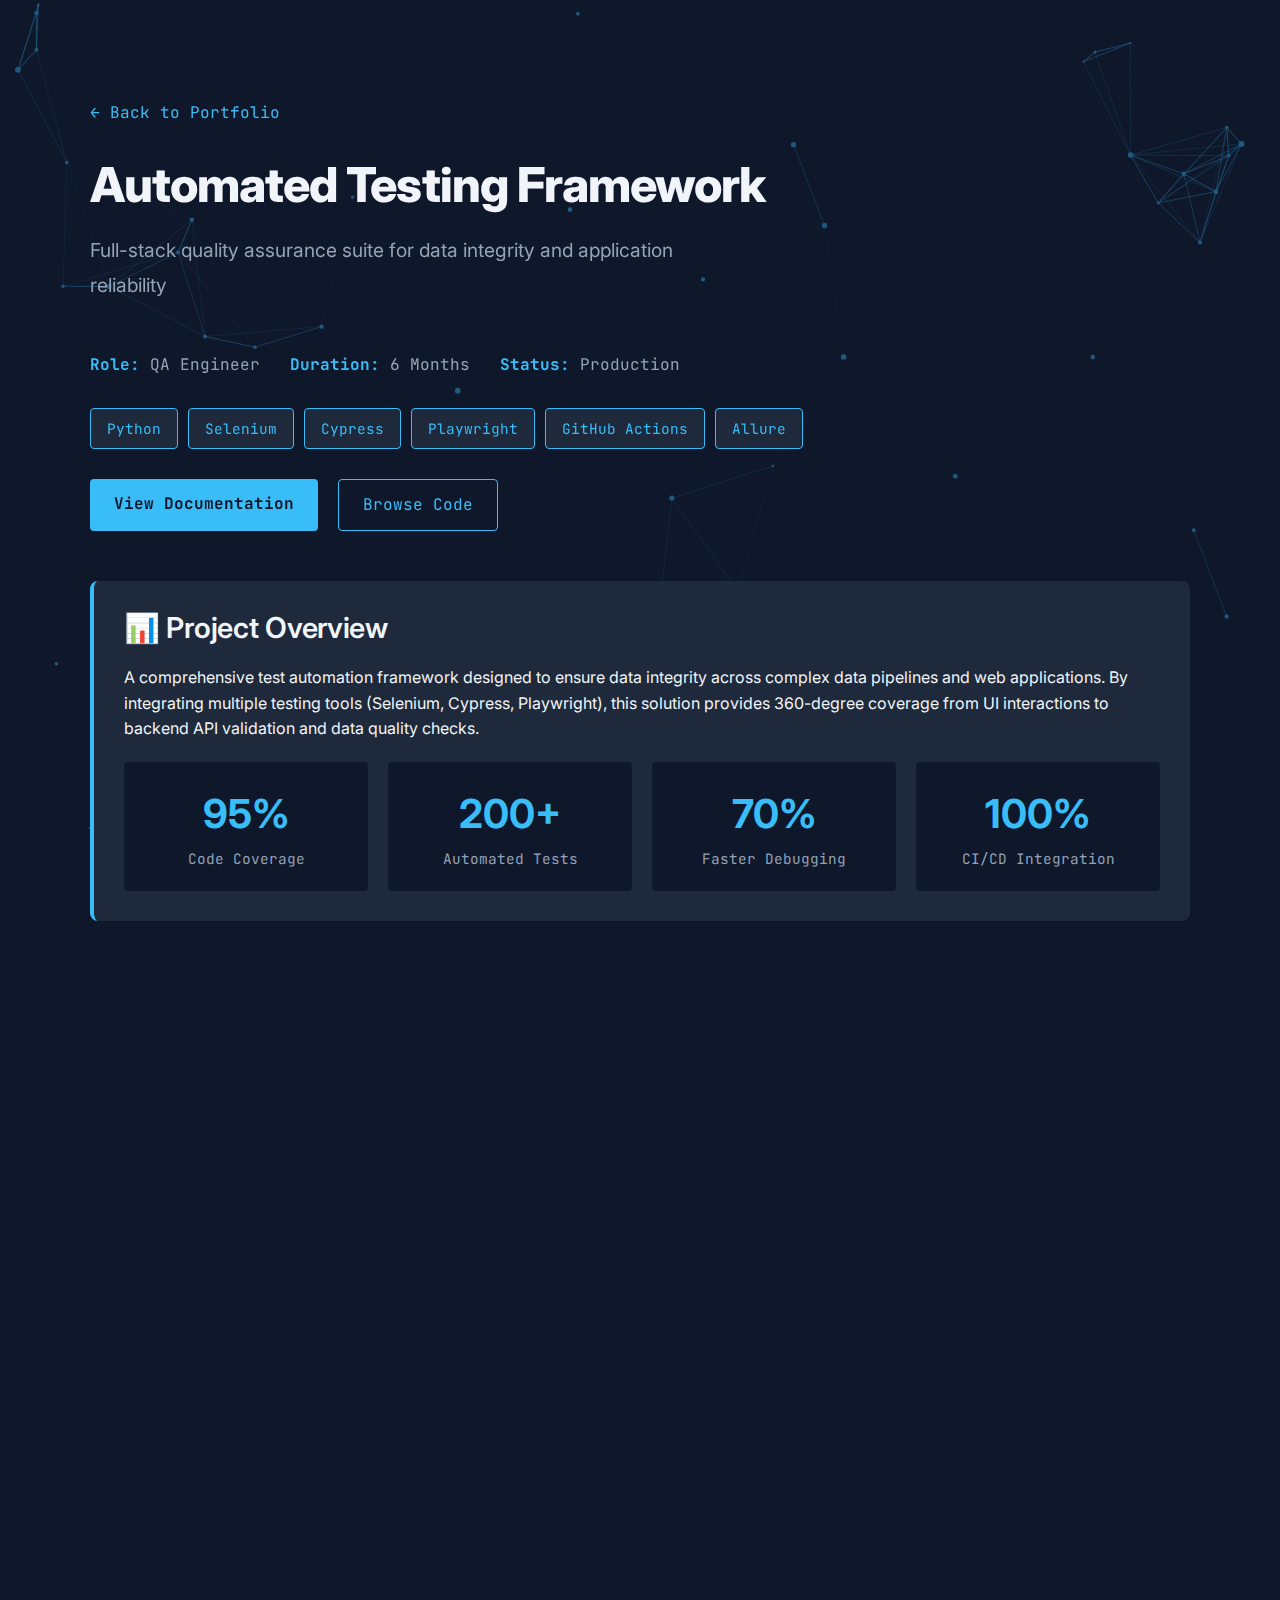
<file: projects/testing-framework/index.html>
<!DOCTYPE html>
<html lang="en">

<head>
    <meta charset="UTF-8">
    <meta name="viewport" content="width=device-width, initial-scale=1.0">
    <title>Automated Testing Framework - Project Showcase</title>
    <meta name="description"
        content="Comprehensive test automation suite for data pipelines using Selenium, Cypress, Playwright, and pytest.">
    <link rel="stylesheet" href="../../styles.css">
    <link rel="preconnect" href="https://fonts.googleapis.com">
    <link rel="preconnect" href="https://fonts.gstatic.com" crossorigin>
    <link
        href="https://fonts.googleapis.com/css2?family=JetBrains+Mono:wght@400;700&family=Inter:wght@400;600;800&display=swap"
        rel="stylesheet">
</head>

<body>
    <canvas id="bg-canvas"></canvas>

    <div class="project-showcase">
        <a href="../../index.html" class="back-link">← Back to Portfolio</a>

        <div class="project-header">
            <h1>Automated Testing Framework</h1>
            <p class="subtitle">Full-stack quality assurance suite for data integrity and application reliability</p>

            <div class="project-meta">
                <div class="meta-item">
                    <strong>Role:</strong> QA Engineer
                </div>
                <div class="meta-item">
                    <strong>Duration:</strong> 6 Months
                </div>
                <div class="meta-item">
                    <strong>Status:</strong> Production
                </div>
            </div>

            <div class="tech-stack">
                <span class="tech-badge">Python</span>
                <span class="tech-badge">Selenium</span>
                <span class="tech-badge">Cypress</span>
                <span class="tech-badge">Playwright</span>
                <span class="tech-badge">GitHub Actions</span>
                <span class="tech-badge">Allure</span>
            </div>

            <div class="cta-buttons">
                <a href="README.md" class="btn-primary" target="_blank">View Documentation</a>
                <a href="https://github.com/sohana30/data-engineering-portfolio/tree/main/projects/testing-framework"
                    class="btn-secondary" target="_blank">Browse Code</a>
            </div>
        </div>

        <div class="project-content">
            <div class="content-section">
                <h2>📊 Project Overview</h2>
                <p>A comprehensive test automation framework designed to ensure data integrity across complex data
                    pipelines and web applications. By integrating multiple testing tools (Selenium, Cypress,
                    Playwright),
                    this solution provides 360-degree coverage from UI interactions to backend API validation and data
                    quality checks.</p>

                <div class="metrics-grid">
                    <div class="metric-card">
                        <span class="metric-value">95%</span>
                        <span class="metric-label">Code Coverage</span>
                    </div>
                    <div class="metric-card">
                        <span class="metric-value">200+</span>
                        <span class="metric-label">Automated Tests</span>
                    </div>
                    <div class="metric-card">
                        <span class="metric-value">70%</span>
                        <span class="metric-label">Faster Debugging</span>
                    </div>
                    <div class="metric-card">
                        <span class="metric-value">100%</span>
                        <span class="metric-label">CI/CD Integration</span>
                    </div>
                </div>
            </div>

            <div class="content-section">
                <h2>🎯 Key Features</h2>
                <ul>
                    <li><strong>Multi-Framework Support:</strong> Unified runner for Selenium (UI), Cypress (E2E), and
                        Playwright (Cross-browser)</li>
                    <li><strong>Data Validation:</strong> Automated checks for schema compliance, null values, and
                        business logic rules</li>
                    <li><strong>Visual Regression:</strong> Pixel-perfect UI testing to catch visual bugs</li>
                    <li><strong>Detailed Reporting:</strong> Interactive HTML reports with screenshots and failure logs
                        via Allure</li>
                    <li><strong>CI/CD Pipeline:</strong> Fully integrated with GitHub Actions for automated test runs on
                        every commit</li>
                </ul>
            </div>

            <div class="content-section">
                <h2>🏗️ Architecture</h2>
                <h3>Test Strategy</h3>
                <ul>
                    <li><strong>Unit Tests:</strong> Validating individual data transformation functions</li>
                    <li><strong>Integration Tests:</strong> Checking API endpoints and database connections</li>
                    <li><strong>E2E Tests:</strong> Simulating user journeys and full pipeline execution</li>
                </ul>

                <h3>Code Example - Data Validation</h3>
                <div class="code-preview">
                    <pre>
def test_data_quality(self):
    """Validate data completeness and integrity"""
    
    # Load processed data
    df = pd.read_csv('data/processed/sales.csv')
    
    # Check for nulls in critical columns
    assert df['transaction_id'].notna().all(), "Null transaction IDs found"
    
    # Validate business logic
    assert (df['amount'] > 0).all(), "Negative transaction amounts detected"
    
    # Verify row counts match source
    source_count = get_source_count()
    assert len(df) == source_count, f"Row count mismatch: {len(df)} vs {source_count}"</pre>
                </div>
            </div>
        </div>
    </div>

    <script src="../../script.js"></script>
</body>

</html>
</file>
<file: styles.css>
:root {
    --bg-color: #0f172a;
    --bg-color-light: #1e293b;
    --text-primary: #f1f5f9;
    --text-secondary: #94a3b8;
    --accent: #38bdf8;
    /* Modern Sky Blue */
    --accent-glow: rgba(56, 189, 248, 0.15);
    --outline-color: #00ffff;
    /* Cyan outline */
    --font-mono: 'JetBrains Mono', monospace;
    --font-sans: 'Inter', sans-serif;
    --transition: all 0.25s cubic-bezier(0.645, 0.045, 0.355, 1);
}

* {
    margin: 0;
    padding: 0;
    box-sizing: border-box;
}

html {
    scroll-behavior: smooth;
}

body {
    background-color: var(--bg-color);
    color: var(--text-primary);
    font-family: var(--font-sans);
    line-height: 1.6;
    overflow-x: hidden;
}

/* Canvas Background */
#bg-canvas {
    position: fixed;
    top: 0;
    left: 0;
    width: 100%;
    height: 100%;
    z-index: -1;
    opacity: 0.4;
}

/* Navigation */
header {
    position: fixed;
    top: 0;
    width: 100%;
    padding: 20px 50px;
    background: rgba(10, 25, 47, 0.85);
    backdrop-filter: blur(10px);
    z-index: 100;
    display: flex;
    justify-content: space-between;
    align-items: center;
}

.logo {
    font-family: var(--font-mono);
    color: var(--accent);
    font-size: 1.5rem;
    font-weight: bold;
}

nav {
    display: flex;
    justify-content: space-between;
    align-items: center;
    width: 100%;
}

nav ul {
    display: flex;
    list-style: none;
    gap: 30px;
}

nav a {
    color: var(--text-primary);
    text-decoration: none;
    font-family: var(--font-mono);
    font-size: 0.9rem;
    transition: var(--transition);
}

nav a:hover {
    color: var(--accent);
}

/* Main Layout */
main {
    max-width: 1200px;
    margin: 0 auto;
    padding: 0 50px;
}

section {
    padding: 100px 0;
    min-height: 100vh;
    display: flex;
    flex-direction: column;
    justify-content: center;
}

/* Hero Section */
#hero {
    align-items: flex-start;
}

.terminal-text {
    font-family: var(--font-mono);
    color: var(--accent);
    margin-bottom: 20px;
}

h1 {
    font-size: 5rem;
    line-height: 1.2;
    margin-bottom: 10px;
    color: var(--text-primary);
    font-weight: 800;
    letter-spacing: -0.02em;
}

h2 {
    font-size: 4rem;
    line-height: 1.2;
    color: var(--text-secondary);
    margin-bottom: 30px;
    font-weight: 600;
    letter-spacing: -0.01em;
}

.subtitle {
    max-width: 600px;
    color: var(--text-secondary);
    font-size: 1.2rem;
    margin-bottom: 50px;
    line-height: 1.8;
}

.cta-btn {
    display: inline-block;
    padding: 15px 30px;
    border: 1px solid var(--accent);
    color: var(--accent);
    text-decoration: none;
    font-family: var(--font-mono);
    border-radius: 4px;
    transition: var(--transition);
}

.cta-btn:hover {
    background: var(--accent-glow);
    transform: translateY(-3px);
}

/* Glitch Effect */
.glitch {
    position: relative;
}

.glitch::before,
.glitch::after {
    content: attr(data-text);
    position: absolute;
    top: 0;
    left: 0;
    width: 100%;
    height: 100%;
}

.glitch::before {
    left: 2px;
    text-shadow: -1px 0 #ff00c1;
    clip: rect(44px, 450px, 56px, 0);
    animation: glitch-anim 5s infinite linear alternate-reverse;
}

.glitch::after {
    left: -2px;
    text-shadow: -1px 0 #00fff9;
    clip: rect(44px, 450px, 56px, 0);
    animation: glitch-anim2 5s infinite linear alternate-reverse;
}

@keyframes glitch-anim {
    0% {
        clip: rect(30px, 9999px, 10px, 0);
    }

    5% {
        clip: rect(80px, 9999px, 90px, 0);
    }

    10% {
        clip: rect(10px, 9999px, 40px, 0);
    }

    100% {
        clip: rect(30px, 9999px, 10px, 0);
    }
}

@keyframes glitch-anim2 {
    0% {
        clip: rect(60px, 9999px, 70px, 0);
    }

    5% {
        clip: rect(20px, 9999px, 30px, 0);
    }

    10% {
        clip: rect(90px, 9999px, 100px, 0);
    }

    100% {
        clip: rect(60px, 9999px, 70px, 0);
    }
}

/* Section Headers */
.section-header {
    display: flex;
    align-items: center;
    margin-bottom: 40px;
}

.section-header h3 {
    font-family: var(--font-mono);
    font-size: 1.6rem;
    color: var(--text-primary);
    margin-right: 20px;
    letter-spacing: 0.05em;
}

.line {
    height: 1px;
    background: var(--text-secondary);
    flex-grow: 1;
    max-width: 300px;
    opacity: 0.3;
}

/* About Section */
.content-grid {
    display: grid;
    grid-template-columns: 2fr 1fr;
    gap: 50px;
}

.text-block p {
    margin-bottom: 20px;
    color: var(--text-secondary);
    font-size: 1.1rem;
    line-height: 1.8;
}

.stats-block {
    display: flex;
    flex-direction: column;
    gap: 20px;
}

.stat {
    background: var(--bg-color-light);
    padding: 20px;
    border-radius: 4px;
    border-left: 3px solid var(--accent);
}

.stat .number {
    display: block;
    font-size: 2rem;
    font-weight: bold;
    color: var(--text-primary);
}

.stat .label {
    font-family: var(--font-mono);
    color: var(--accent);
    font-size: 0.9rem;
}

/* Skills Terminal */
.terminal-window {
    background: #1e1e1e;
    border-radius: 8px;
    box-shadow: 0 20px 50px -10px rgba(0, 0, 0, 0.5);
    overflow: hidden;
    font-family: var(--font-mono);
    max-width: 800px;
    margin: 0 auto;
    border: 1px solid rgba(255, 255, 255, 0.1);
    /* Subtle border */
    transition: transform 0.3s ease, box-shadow 0.3s ease;
}

.terminal-window:hover {
    transform: translateY(-5px);
    box-shadow: 0 25px 60px -10px rgba(56, 189, 248, 0.15);
    /* Blue glow on hover */
    border-color: var(--accent);
}

.terminal-header {
    background: #2d2d2d;
    padding: 10px 15px;
    display: flex;
    align-items: center;
}

.buttons {
    display: flex;
    gap: 8px;
}

.buttons span {
    width: 12px;
    height: 12px;
    border-radius: 50%;
}

.close {
    background: #ff5f56;
}

.minimize {
    background: #ffbd2e;
}

.maximize {
    background: #27c93f;
}

.title {
    margin-left: 20px;
    color: #999;
    font-size: 0.8rem;
}

.terminal-body {
    padding: 20px;
    color: #d4d4d4;
}

.command-line {
    margin-bottom: 10px;
}

.prompt {
    color: var(--accent);
    margin-right: 10px;
}

.output {
    margin-bottom: 20px;
    color: var(--text-secondary);
    padding-left: 20px;
    border-left: 1px solid #333;
    white-space: pre-wrap;
}

/* Projects Grid */
.projects-grid {
    display: grid;
    grid-template-columns: repeat(auto-fit, minmax(300px, 1fr));
    gap: 20px;
}

.project-card {
    background: var(--bg-color-light);
    padding: 30px;
    border-radius: 4px;
    transition: var(--transition);
    cursor: pointer;
}

.project-card:hover {
    transform: translateY(-10px);
    box-shadow: 0 20px 30px -15px rgba(0, 0, 0, 0.5);
}

.card-header {
    display: flex;
    justify-content: space-between;
    margin-bottom: 20px;
}

.folder-icon {
    color: var(--accent);
    font-size: 2rem;
}

.links a {
    color: var(--text-secondary);
    margin-left: 10px;
    text-decoration: none;
    font-family: var(--font-mono);
}

.links a:hover {
    color: var(--accent);
}

.project-card h4 {
    font-size: 1.4rem;
    margin-bottom: 10px;
    color: var(--text-primary);
}

.project-card p {
    color: var(--text-secondary);
    font-size: 1rem;
    margin-bottom: 20px;
}

.tags {
    list-style: none;
    display: flex;
    flex-wrap: wrap;
    gap: 10px;
}

.tags li {
    font-family: var(--font-mono);
    font-size: 0.8rem;
    color: var(--accent);
}

/* Contact */
.contact-content {
    text-align: center;
    max-width: 600px;
    margin: 0 auto;
}

.contact-content p {
    color: var(--text-secondary);
    font-size: 1.2rem;
    margin-bottom: 40px;
}

footer {
    text-align: center;
    padding: 20px;
    color: var(--text-secondary);
    font-family: var(--font-mono);
    font-size: 0.8rem;
}

.highlight {
    color: var(--accent);
}

/* Contact Links */
.contact-links {
    display: flex;
    justify-content: center;
    gap: 20px;
    margin-top: 30px;
}

.cta-btn.secondary {
    background: transparent;
    color: var(--text-primary);
    border-color: var(--text-primary);
}

.cta-btn.secondary:hover {
    background: rgba(255, 255, 255, 0.1);
    transform: translateY(-3px);
}

/* Responsive */
/* Hamburger Menu */
.hamburger {
    display: none;
    cursor: pointer;
    flex-direction: column;
    gap: 5px;
}

.hamburger span {
    display: block;
    width: 25px;
    height: 3px;
    background-color: var(--accent);
    transition: var(--transition);
}

.hamburger.toggle span:nth-child(1) {
    transform: rotate(-45deg) translate(-5px, 6px);
}

.hamburger.toggle span:nth-child(2) {
    opacity: 0;
}

.hamburger.toggle span:nth-child(3) {
    transform: rotate(45deg) translate(-5px, -6px);
}

/* Responsive Design */
@media (max-width: 768px) {

    /* Navigation */
    .hamburger {
        display: flex;
        z-index: 101;
    }

    .nav-links {
        position: fixed;
        top: 0;
        right: -100%;
        height: 100vh;
        width: 100%;
        /* Full width for better mobile UX */
        background-color: rgba(15, 23, 42, 0.95);
        /* Darker, semi-transparent */
        backdrop-filter: blur(10px);
        /* Glassmorphism */
        flex-direction: column;
        justify-content: center;
        align-items: center;
        transition: right 0.4s cubic-bezier(0.77, 0, 0.175, 1);
        /* Smooth easing */
        z-index: 100;
    }

    .nav-links.active {
        right: 0;
    }

    .nav-links li {
        opacity: 0;
        transform: translateY(20px);
        margin: 25px 0;
        transition: all 0.3s ease;
    }

    /* Staggered Animation Delay */
    .nav-links.active li:nth-child(1) {
        transition-delay: 0.1s;
    }

    .nav-links.active li:nth-child(2) {
        transition-delay: 0.2s;
    }

    .nav-links.active li:nth-child(3) {
        transition-delay: 0.3s;
    }

    .nav-links.active li:nth-child(4) {
        transition-delay: 0.4s;
    }

    .nav-links.active li {
        opacity: 1;
        transform: translateY(0);
    }

    .nav-links a {
        font-size: 1.5rem;
        /* Larger text */
        color: var(--text-primary);
        font-weight: bold;
        position: relative;
    }

    .nav-links a::after {
        content: '';
        position: absolute;
        width: 0;
        height: 2px;
        bottom: -5px;
        left: 0;
        background-color: var(--accent);
        transition: width 0.3s;
    }

    .nav-links a:hover::after {
        width: 100%;
    }

    /* Layout Adjustments */
    header {
        padding: 20px 30px;
    }

    main {
        padding: 0 20px;
    }

    section {
        padding: 80px 0;
    }

    /* Typography */
    h1 {
        font-size: 2.8rem;
    }

    h2 {
        font-size: 2rem;
    }

    .subtitle {
        font-size: 1rem;
    }

    /* Components */
    .content-grid {
        grid-template-columns: 1fr;
        gap: 30px;
    }

    .terminal-window {
        margin: 20px -10px;
        /* Slight bleed for terminal on mobile */
        border-radius: 6px;
        box-shadow: 0 5px 15px rgba(0, 0, 0, 0.3);
    }

    .terminal-body {
        padding: 15px;
        font-size: 0.85rem;
        /* Smaller font for mobile terminal */
        overflow-x: auto;
        /* Allow horizontal scroll for long commands */
    }

    .command-line {
        margin-bottom: 8px;
        white-space: nowrap;
        /* Keep command on one line */
    }

    .output {
        padding-left: 10px;
        margin-bottom: 25px;
        line-height: 1.6;
        border-left: 2px solid #333;
    }

    .project-header h1 {
        font-size: 2.5rem;
    }

    .project-meta {
        flex-direction: column;
        gap: 15px;
    }

    .cta-buttons {
        flex-direction: column;
        width: 100%;
    }

    .cta-btn,
    .btn-primary,
    .btn-secondary,
    .btn-live {
        width: 100%;
        text-align: center;
        justify-content: center;
    }

    /* Project Details Responsive */
    .project-showcase {
        margin: 60px auto 20px;
        /* Reduced top/bottom margins */
        padding: 0 15px;
        /* Slightly reduced side padding */
    }

    .content-section {
        padding: 25px 20px;
        width: 100%;
        overflow-x: hidden;
        /* Prevent content spill */
    }

    .content-section h2 {
        font-size: 1.5rem;
        margin-bottom: 15px;
    }

    .content-section h3 {
        font-size: 1.2rem;
        margin-top: 25px;
    }

    .content-section p,
    .content-section li {
        font-size: 1rem;
        line-height: 1.7;
        word-wrap: break-word;
        /* Prevent long words from breaking layout */
        max-width: 100%;
    }

    .content-section ul {
        padding-left: 5px;
    }

    .content-section li {
        font-size: 0.95rem;
        margin-bottom: 12px;
        padding-left: 20px;
    }

    .code-preview {
        max-width: 100%;
        overflow-x: auto;
        font-size: 0.8rem;
        /* Smaller font for code on mobile */
    }

    .metrics-grid {
        grid-template-columns: 1fr;
        gap: 15px;
        width: 100%;
    }
}

@media (max-width: 480px) {
    h1 {
        font-size: 2.2rem;
    }

    .section-header h3 {
        font-size: 1.3rem;
    }

    .metric-value {
        font-size: 2rem;
    }
}

/* Project Showcase Styles */
.project-showcase {
    max-width: 1200px;
    margin: 100px auto;
    padding: 0 50px;
}

.back-link {
    color: var(--accent);
    text-decoration: none;
    font-family: var(--font-mono);
    margin-bottom: 30px;
    display: inline-block;
}

.back-link:hover {
    text-decoration: underline;
}

.project-header {
    margin-bottom: 50px;
}

.project-header h1 {
    font-size: 3rem;
    margin-bottom: 20px;
}

.project-meta {
    display: flex;
    gap: 30px;
    margin-bottom: 30px;
    flex-wrap: wrap;
}

.meta-item {
    display: flex;
    align-items: center;
    gap: 10px;
    font-family: var(--font-mono);
    color: var(--text-secondary);
}

.meta-item strong {
    color: var(--accent);
}

.tech-stack {
    display: flex;
    gap: 10px;
    flex-wrap: wrap;
    margin-top: 20px;
}

.tech-badge {
    background: var(--bg-color-light);
    color: var(--accent);
    padding: 8px 16px;
    border-radius: 4px;
    font-family: var(--font-mono);
    font-size: 0.9rem;
    border: 1px solid var(--accent);
}

.project-content {
    display: grid;
    gap: 40px;
}

.content-section {
    background: var(--bg-color-light);
    padding: 30px;
    border-radius: 8px;
    border-left: 4px solid var(--accent);
}

.content-section h2 {
    color: var(--text-primary);
    margin-bottom: 20px;
    font-size: 1.8rem;
}

.content-section h3 {
    color: var(--accent);
    margin-top: 20px;
    margin-bottom: 10px;
    font-size: 1.3rem;
}

.content-section ul {
    list-style: none;
    padding-left: 0;
}

.content-section li {
    color: var(--text-secondary);
    margin-bottom: 10px;
    padding-left: 25px;
    position: relative;
}

.content-section li:before {
    content: "▹";
    color: var(--accent);
    position: absolute;
    left: 0;
}

.code-preview {
    background: #1e1e1e;
    padding: 20px;
    border-radius: 4px;
    overflow-x: auto;
    margin-top: 20px;
}

.code-preview pre {
    margin: 0;
    color: #d4d4d4;
    font-family: var(--font-mono);
    font-size: 0.9rem;
}

.metrics-grid {
    display: grid;
    grid-template-columns: repeat(auto-fit, minmax(200px, 1fr));
    gap: 20px;
    margin-top: 20px;
}

.metric-card {
    background: var(--bg-color);
    padding: 20px;
    border-radius: 4px;
    text-align: center;
}

.metric-value {
    font-size: 2.5rem;
    color: var(--accent);
    font-weight: bold;
    display: block;
}

.metric-label {
    color: var(--text-secondary);
    font-family: var(--font-mono);
    font-size: 0.9rem;
    margin-top: 10px;
}

.cta-buttons {
    display: flex;
    gap: 20px;
    margin-top: 30px;
    flex-wrap: wrap;
}

.btn-live {
    background: linear-gradient(135deg, var(--accent), #0ea5e9);
    color: var(--bg-color);
    padding: 12px 24px;
    border-radius: 4px;
    text-decoration: none;
    font-family: var(--font-mono);
}

.btn-primary {
    background: var(--accent);
    color: var(--bg-color);
    padding: 12px 24px;
    border-radius: 4px;
    text-decoration: none;
    font-family: var(--font-mono);
    font-weight: bold;
    transition: var(--transition);
}

.btn-primary:hover {
    transform: translateY(-2px);
    box-shadow: 0 5px 15px rgba(100, 255, 218, 0.3);
}

.btn-secondary {
    border: 1px solid var(--accent);
    color: var(--accent);
    padding: 12px 24px;
    border-radius: 4px;
    text-decoration: none;
    font-family: var(--font-mono);
    transition: var(--transition);
}

.btn-secondary:hover {
    background: var(--accent-glow);
}
</file>
